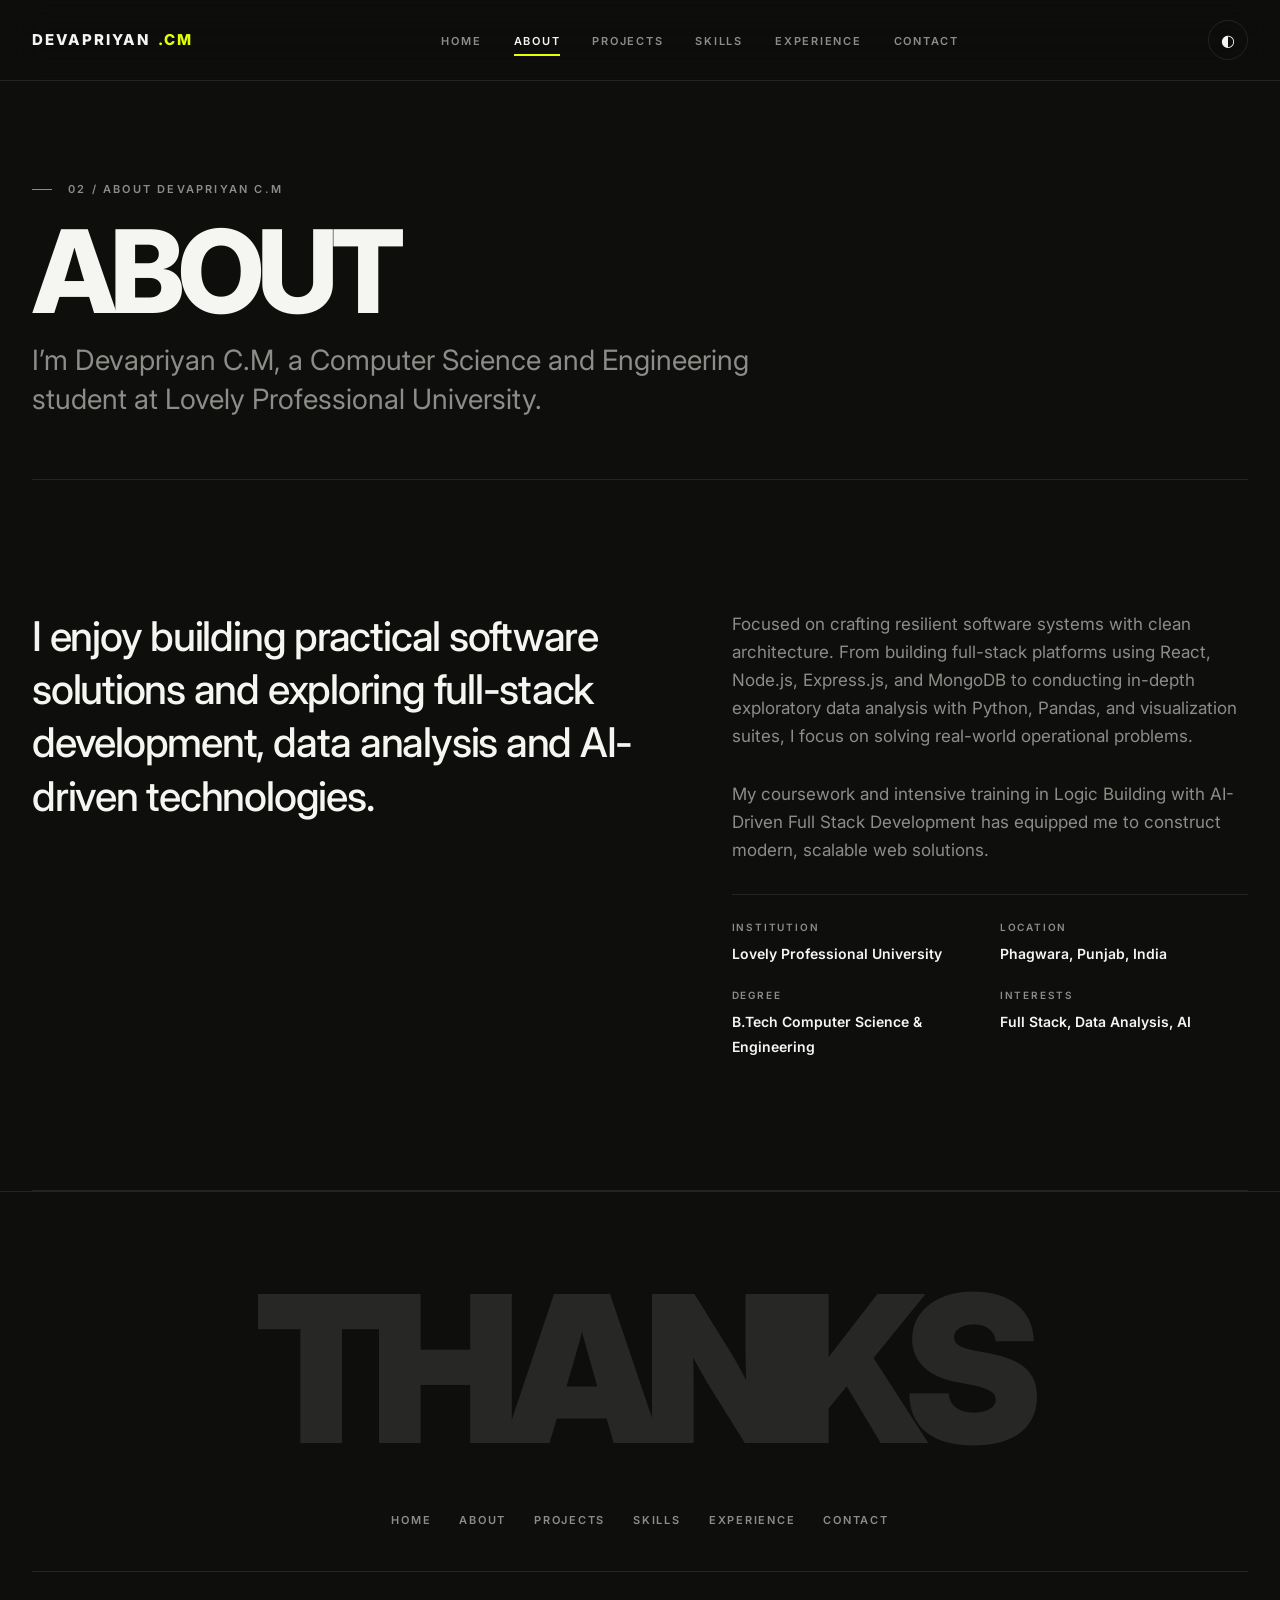
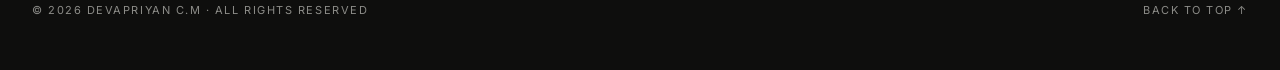
<file: about.html>
<!DOCTYPE html>
<html lang="en" data-theme="dark">
<head>
  <meta charset="UTF-8">
  <meta name="viewport" content="width=device-width, initial-scale=1.0">
  <title>About — Devapriyan C.M</title>
  <meta name="description" content="About Devapriyan C.M — Computer Science and Engineering student at Lovely Professional University.">
  <link rel="preconnect" href="https://fonts.googleapis.com">
  <link rel="preconnect" href="https://fonts.gstatic.com" crossorigin>
  <link href="https://fonts.googleapis.com/css2?family=Inter:wght@400;500;600;700;800;900&display=swap" rel="stylesheet">
  <link rel="stylesheet" href="styles.css">
</head>
<body>

  <header class="site-header">
    <div class="container nav-inner">
      <a class="site-logo" href="index.html">DEVAPRIYAN<span>.CM</span></a>
      <nav>
        <ul class="nav-links">
          <li><a href="index.html">HOME</a></li>
          <li><a href="about.html" class="active">ABOUT</a></li>
          <li><a href="projects.html">PROJECTS</a></li>
          <li><a href="skills.html">SKILLS</a></li>
          <li><a href="experience.html">EXPERIENCE</a></li>
          <li><a href="contact.html">CONTACT</a></li>
        </ul>
      </nav>
      <div class="nav-actions">
        <button class="theme-toggle-btn" data-theme-toggle aria-label="Toggle Dark/Light Mode">◐</button>
        <button class="mobile-menu-btn" data-mobile-menu aria-label="Toggle navigation menu" aria-expanded="false">
          <span></span>
          <span></span>
        </button>
      </div>
    </div>
  </header>

  <!-- Mobile Drawer -->
  <div class="mobile-drawer" data-mobile-drawer>
    <ul class="mobile-nav-links">
      <li><a href="index.html">HOME</a></li>
      <li><a href="about.html" class="active">ABOUT</a></li>
      <li><a href="projects.html">PROJECTS</a></li>
      <li><a href="skills.html">SKILLS</a></li>
      <li><a href="experience.html">EXPERIENCE</a></li>
      <li><a href="contact.html">CONTACT</a></li>
    </ul>
  </div>

  <main>
    <section class="page-hero container reveal">
      <div class="section-kicker">02 / ABOUT DEVAPRIYAN C.M</div>
      <h1 class="section-title">ABOUT</h1>
      <p class="page-hero-sub">
        I’m Devapriyan C.M, a Computer Science and Engineering student at Lovely Professional University.
      </p>
    </section>

    <section class="section container reveal">
      <div class="about-grid">
        <div>
          <p class="about-main-text">
            I enjoy building practical software solutions and exploring full-stack development, data analysis and AI-driven technologies.
          </p>
        </div>
        <div class="about-side">
          <p>
            Focused on crafting resilient software systems with clean architecture. From building full-stack platforms using React, Node.js, Express.js, and MongoDB to conducting in-depth exploratory data analysis with Python, Pandas, and visualization suites, I focus on solving real-world operational problems.
          </p>
          <p>
            My coursework and intensive training in Logic Building with AI-Driven Full Stack Development has equipped me to construct modern, scalable web solutions.
          </p>

          <div class="meta-details">
            <div class="meta-item">
              <span>Institution</span>
              <strong>Lovely Professional University</strong>
            </div>
            <div class="meta-item">
              <span>Location</span>
              <strong>Phagwara, Punjab, India</strong>
            </div>
            <div class="meta-item">
              <span>Degree</span>
              <strong>B.Tech Computer Science &amp; Engineering</strong>
            </div>
            <div class="meta-item">
              <span>Interests</span>
              <strong>Full Stack, Data Analysis, AI</strong>
            </div>
          </div>
        </div>
      </div>
    </section>
  </main>

  <footer class="site-footer">
    <div class="container">
      <div class="footer-thanks">THANKS</div>
      <ul class="footer-nav">
        <li><a href="index.html">HOME</a></li>
        <li><a href="about.html">ABOUT</a></li>
        <li><a href="projects.html">PROJECTS</a></li>
        <li><a href="skills.html">SKILLS</a></li>
        <li><a href="experience.html">EXPERIENCE</a></li>
        <li><a href="contact.html">CONTACT</a></li>
      </ul>
      <div class="footer-bottom">
        <span>© 2026 Devapriyan C.M · All rights reserved</span>
        <span class="back-to-top" id="backToTop">BACK TO TOP ↑</span>
      </div>
    </div>
  </footer>

  <script src="script.js"></script>
</body>
</html>
</file>
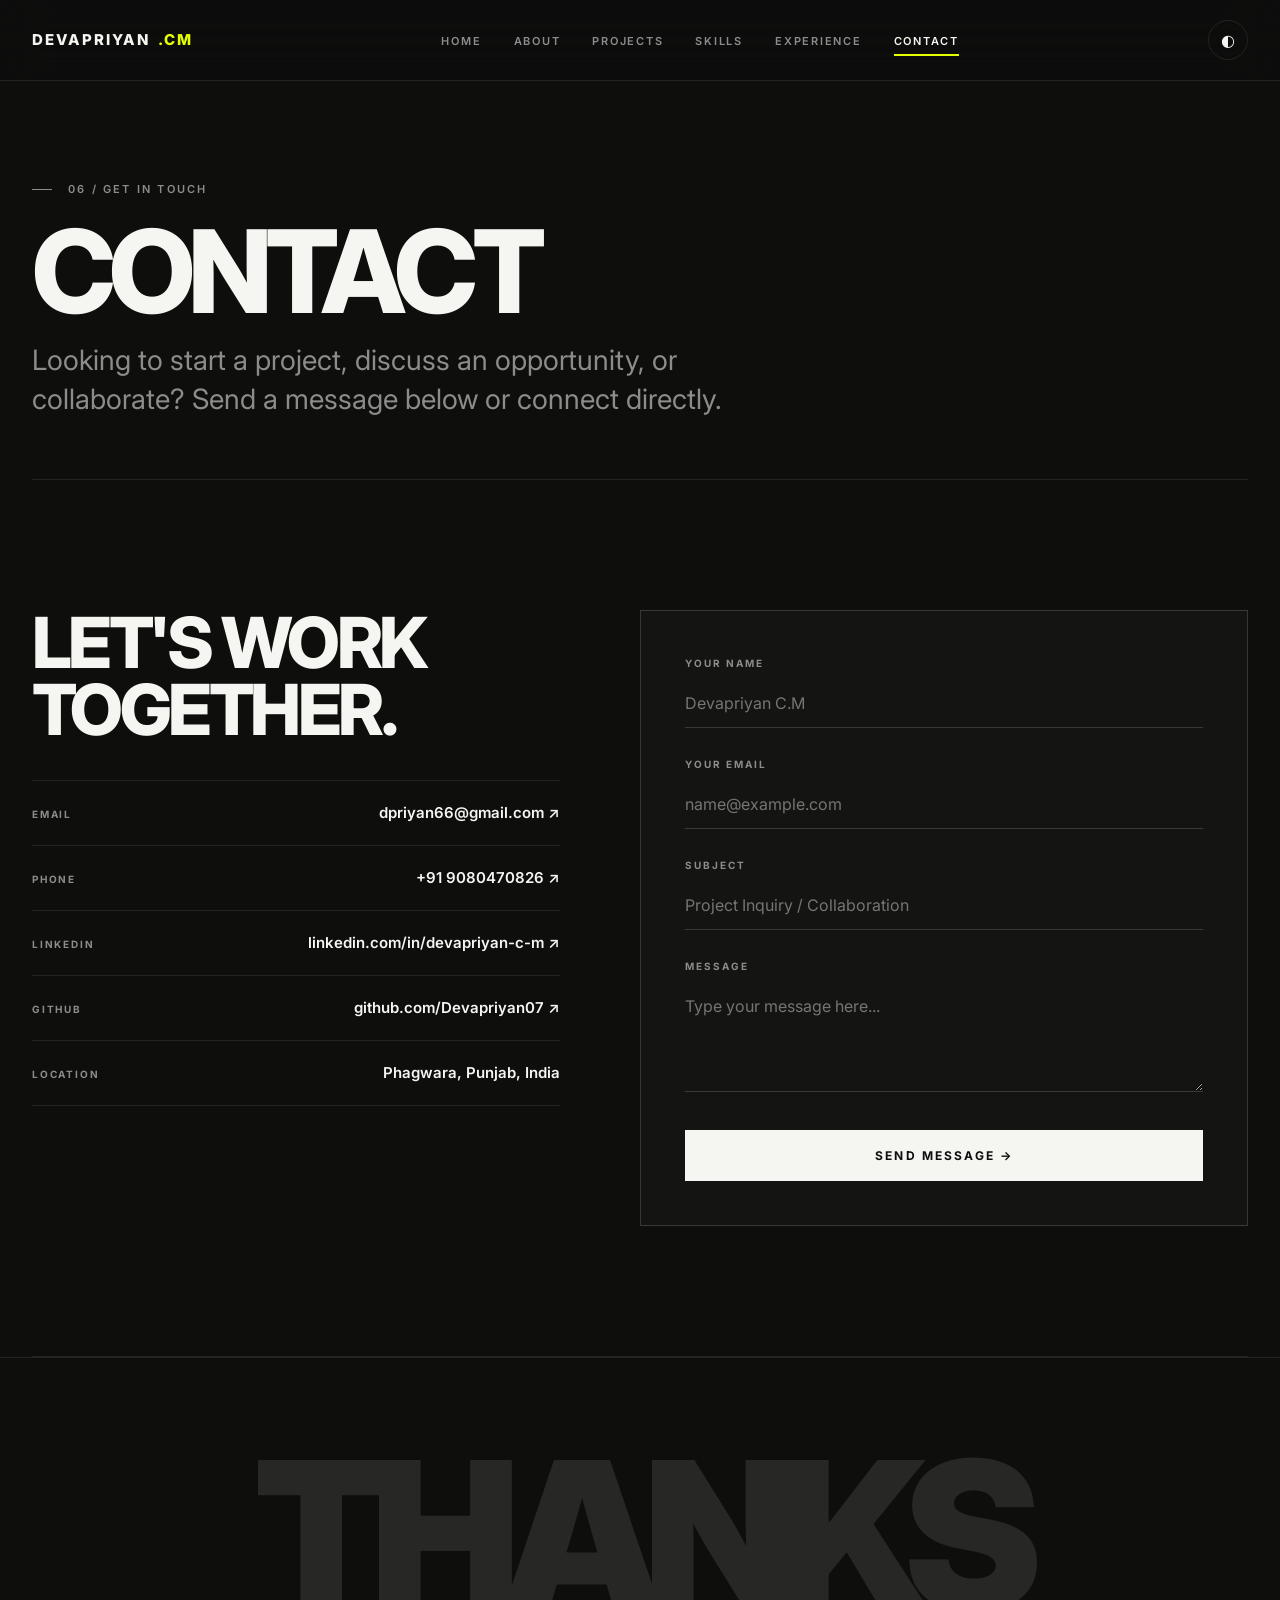
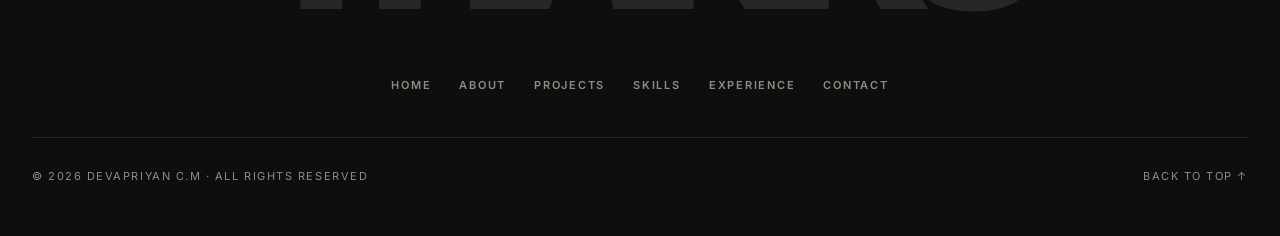
<file: contact.html>
<!DOCTYPE html>
<html lang="en" data-theme="dark">
<head>
  <meta charset="UTF-8">
  <meta name="viewport" content="width=device-width, initial-scale=1.0">
  <title>Contact — Devapriyan C.M</title>
  <meta name="description" content="Get in touch with Devapriyan C.M for software engineering projects, collaboration, or inquiries.">
  <link rel="preconnect" href="https://fonts.googleapis.com">
  <link rel="preconnect" href="https://fonts.gstatic.com" crossorigin>
  <link href="https://fonts.googleapis.com/css2?family=Inter:wght@400;500;600;700;800;900&display=swap" rel="stylesheet">
  <link rel="stylesheet" href="styles.css">
</head>
<body>

  <header class="site-header">
    <div class="container nav-inner">
      <a class="site-logo" href="index.html">DEVAPRIYAN<span>.CM</span></a>
      <nav>
        <ul class="nav-links">
          <li><a href="index.html">HOME</a></li>
          <li><a href="about.html">ABOUT</a></li>
          <li><a href="projects.html">PROJECTS</a></li>
          <li><a href="skills.html">SKILLS</a></li>
          <li><a href="experience.html">EXPERIENCE</a></li>
          <li><a href="contact.html" class="active">CONTACT</a></li>
        </ul>
      </nav>
      <div class="nav-actions">
        <button class="theme-toggle-btn" data-theme-toggle aria-label="Toggle Dark/Light Mode">◐</button>
        <button class="mobile-menu-btn" data-mobile-menu aria-label="Toggle navigation menu" aria-expanded="false">
          <span></span>
          <span></span>
        </button>
      </div>
    </div>
  </header>

  <!-- Mobile Drawer -->
  <div class="mobile-drawer" data-mobile-drawer>
    <ul class="mobile-nav-links">
      <li><a href="index.html">HOME</a></li>
      <li><a href="about.html">ABOUT</a></li>
      <li><a href="projects.html">PROJECTS</a></li>
      <li><a href="skills.html">SKILLS</a></li>
      <li><a href="experience.html">EXPERIENCE</a></li>
      <li><a href="contact.html" class="active">CONTACT</a></li>
    </ul>
  </div>

  <main>
    <section class="page-hero container reveal">
      <div class="section-kicker">06 / GET IN TOUCH</div>
      <h1 class="section-title">CONTACT</h1>
      <p class="page-hero-sub">
        Looking to start a project, discuss an opportunity, or collaborate? Send a message below or connect directly.
      </p>
    </section>

    <section class="section container reveal">
      <div class="contact-grid">
        <!-- Direct Contact Details -->
        <div>
          <div class="contact-hero-statement">
            LET'S WORK TOGETHER.
          </div>
          <div class="contact-info-list">
            <div class="contact-info-item">
              <span class="label">Email</span>
              <a class="val" href="mailto:dpriyan66@gmail.com">dpriyan66@gmail.com ↗</a>
            </div>
            <div class="contact-info-item">
              <span class="label">Phone</span>
              <a class="val" href="tel:+919080470826">+91 9080470826 ↗</a>
            </div>
            <div class="contact-info-item">
              <span class="label">LinkedIn</span>
              <a class="val" href="https://www.linkedin.com/in/devapriyan-c-m/" target="_blank" rel="noopener noreferrer">linkedin.com/in/devapriyan-c-m ↗</a>
            </div>
            <div class="contact-info-item">
              <span class="label">GitHub</span>
              <a class="val" href="https://github.com/Devapriyan07" target="_blank" rel="noopener noreferrer">github.com/Devapriyan07 ↗</a>
            </div>
            <div class="contact-info-item">
              <span class="label">Location</span>
              <span class="val">Phagwara, Punjab, India</span>
            </div>
          </div>
        </div>

        <!-- Contact Form -->
        <div class="contact-form-wrap">
          <form class="contact-form" id="contactForm" novalidate>
            <div class="form-group">
              <label class="form-label" for="name">YOUR NAME</label>
              <input class="form-input" type="text" id="name" name="name" placeholder="Devapriyan C.M" required>
            </div>

            <div class="form-group">
              <label class="form-label" for="email">YOUR EMAIL</label>
              <input class="form-input" type="email" id="email" name="email" placeholder="name@example.com" required>
            </div>

            <div class="form-group">
              <label class="form-label" for="subject">SUBJECT</label>
              <input class="form-input" type="text" id="subject" name="subject" placeholder="Project Inquiry / Collaboration" required>
            </div>

            <div class="form-group">
              <label class="form-label" for="message">MESSAGE</label>
              <textarea class="form-textarea" id="message" name="message" placeholder="Type your message here..." required></textarea>
            </div>

            <button class="form-submit-btn" type="submit">
              SEND MESSAGE →
            </button>

            <!-- Status Notification Area -->
            <div class="form-status" id="formStatus" role="alert"></div>
          </form>
        </div>
      </div>
    </section>
  </main>

  <footer class="site-footer">
    <div class="container">
      <div class="footer-thanks">THANKS</div>
      <ul class="footer-nav">
        <li><a href="index.html">HOME</a></li>
        <li><a href="about.html">ABOUT</a></li>
        <li><a href="projects.html">PROJECTS</a></li>
        <li><a href="skills.html">SKILLS</a></li>
        <li><a href="experience.html">EXPERIENCE</a></li>
        <li><a href="contact.html">CONTACT</a></li>
      </ul>
      <div class="footer-bottom">
        <span>© 2026 Devapriyan C.M · All rights reserved</span>
        <span class="back-to-top" id="backToTop">BACK TO TOP ↑</span>
      </div>
    </div>
  </footer>

  <script src="script.js"></script>
</body>
</html>
</file>
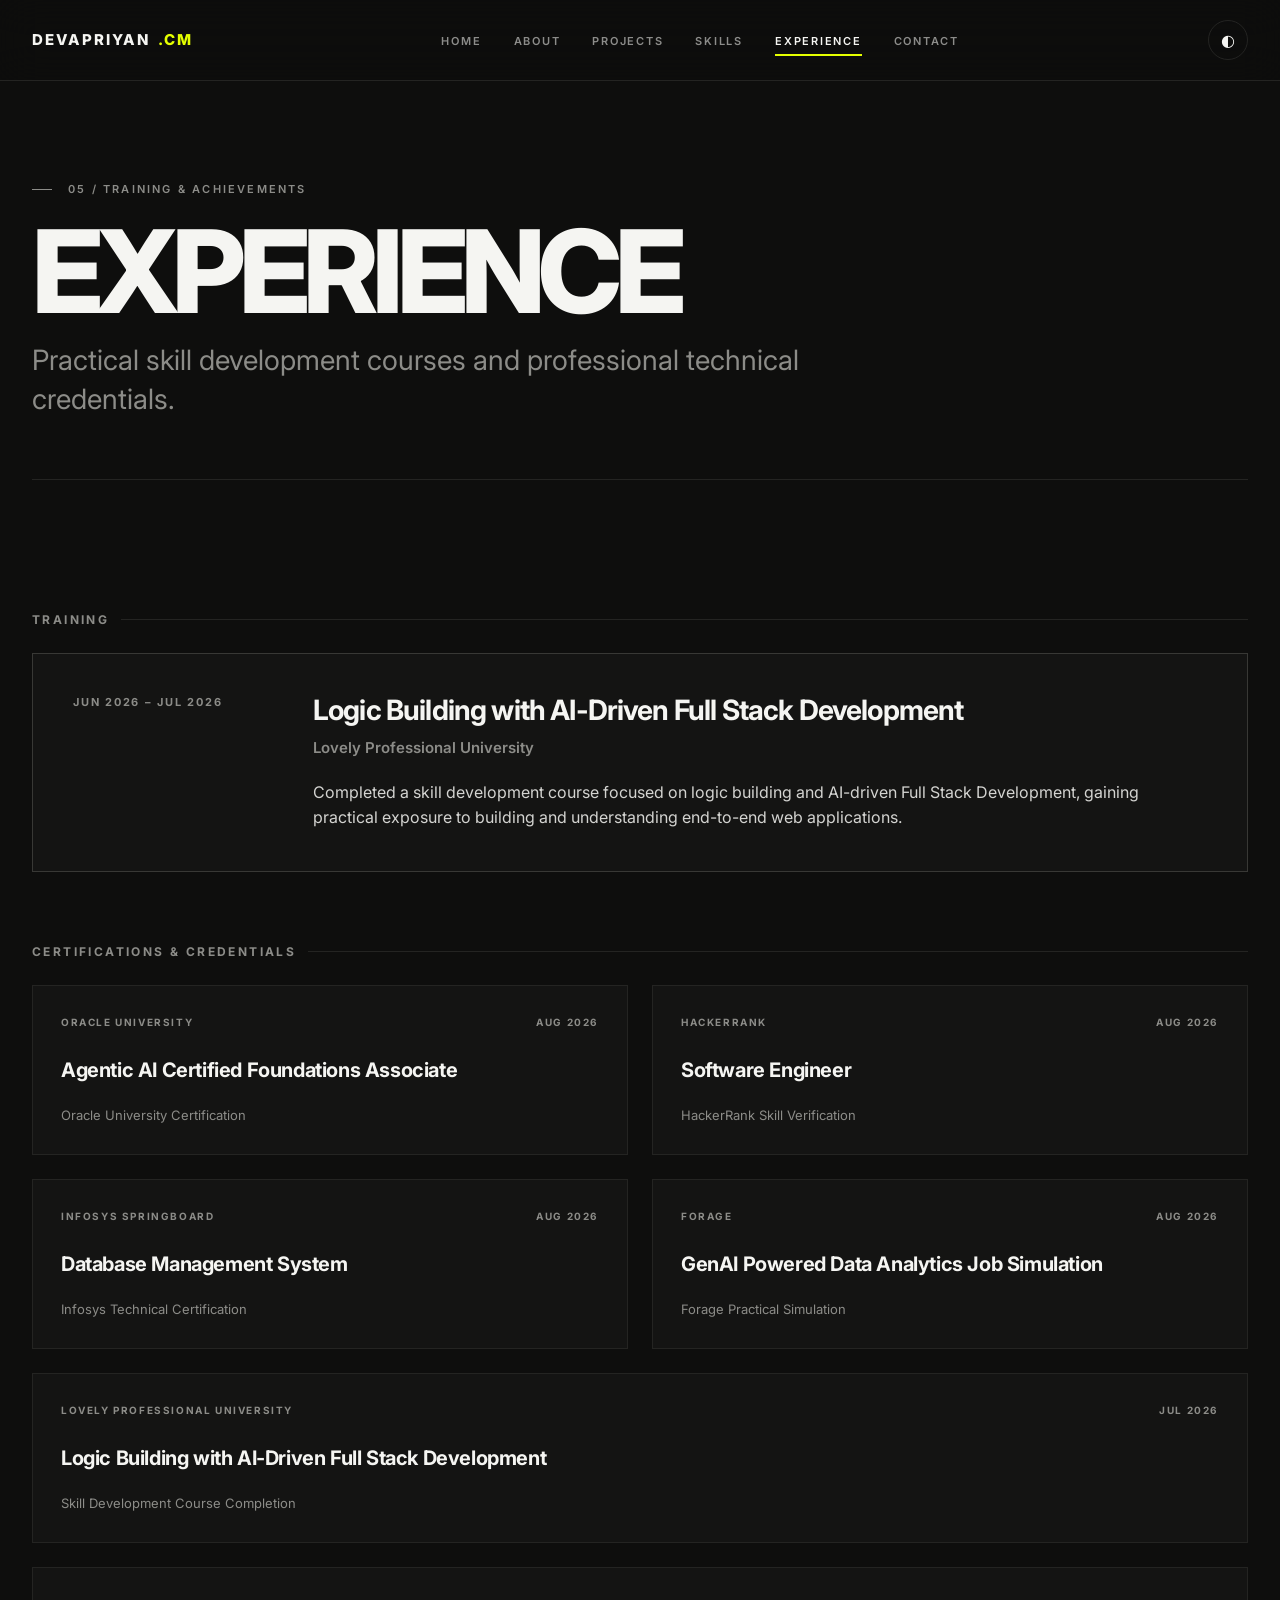
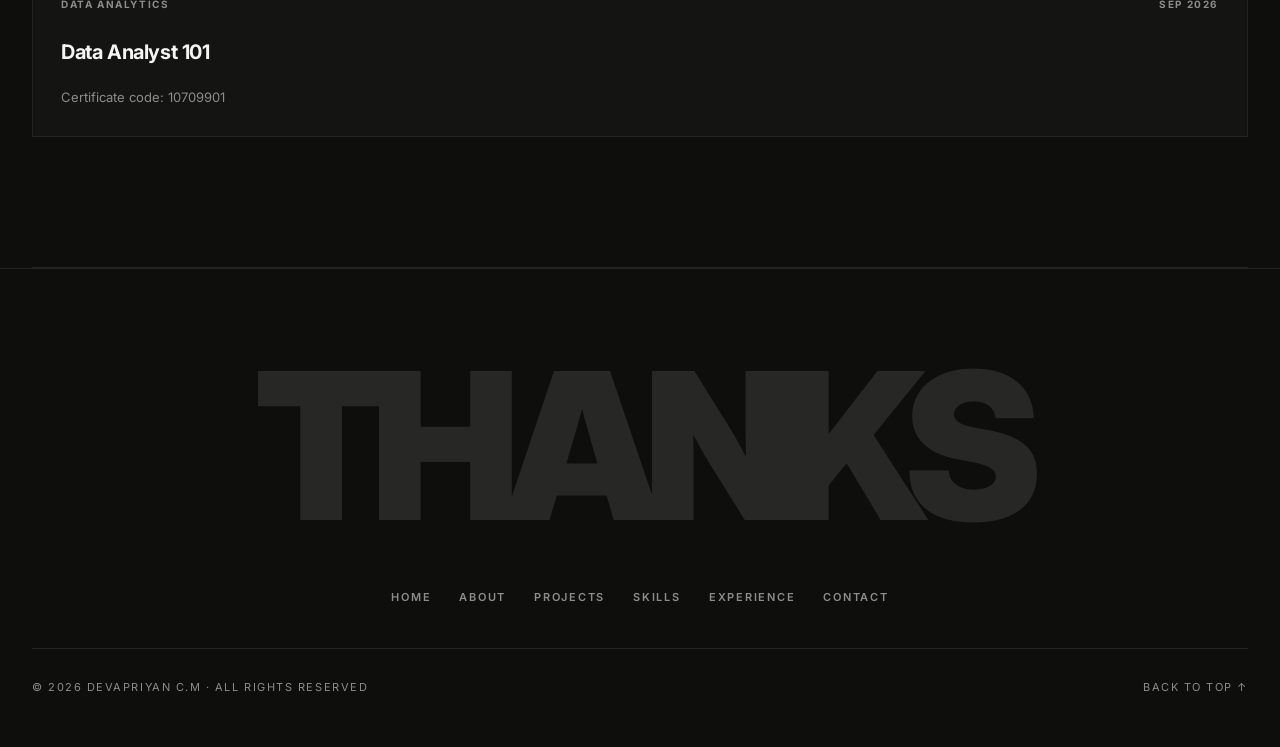
<file: experience.html>
<!DOCTYPE html>
<html lang="en" data-theme="dark">
<head>
  <meta charset="UTF-8">
  <meta name="viewport" content="width=device-width, initial-scale=1.0">
  <title>Experience &amp; Training — Devapriyan C.M</title>
  <meta name="description" content="Training and Certifications of Devapriyan C.M — Logic Building, AI-Driven Full Stack Development, Oracle, HackerRank, Infosys, and Forage.">
  <link rel="preconnect" href="https://fonts.googleapis.com">
  <link rel="preconnect" href="https://fonts.gstatic.com" crossorigin>
  <link href="https://fonts.googleapis.com/css2?family=Inter:wght@400;500;600;700;800;900&display=swap" rel="stylesheet">
  <link rel="stylesheet" href="styles.css">
</head>
<body>

  <header class="site-header">
    <div class="container nav-inner">
      <a class="site-logo" href="index.html">DEVAPRIYAN<span>.CM</span></a>
      <nav>
        <ul class="nav-links">
          <li><a href="index.html">HOME</a></li>
          <li><a href="about.html">ABOUT</a></li>
          <li><a href="projects.html">PROJECTS</a></li>
          <li><a href="skills.html">SKILLS</a></li>
          <li><a href="experience.html" class="active">EXPERIENCE</a></li>
          <li><a href="contact.html">CONTACT</a></li>
        </ul>
      </nav>
      <div class="nav-actions">
        <button class="theme-toggle-btn" data-theme-toggle aria-label="Toggle Dark/Light Mode">◐</button>
        <button class="mobile-menu-btn" data-mobile-menu aria-label="Toggle navigation menu" aria-expanded="false">
          <span></span>
          <span></span>
        </button>
      </div>
    </div>
  </header>

  <!-- Mobile Drawer -->
  <div class="mobile-drawer" data-mobile-drawer>
    <ul class="mobile-nav-links">
      <li><a href="index.html">HOME</a></li>
      <li><a href="about.html">ABOUT</a></li>
      <li><a href="projects.html">PROJECTS</a></li>
      <li><a href="skills.html">SKILLS</a></li>
      <li><a href="experience.html" class="active">EXPERIENCE</a></li>
      <li><a href="contact.html">CONTACT</a></li>
    </ul>
  </div>

  <main>
    <section class="page-hero container reveal">
      <div class="section-kicker">05 / TRAINING &amp; ACHIEVEMENTS</div>
      <h1 class="section-title">EXPERIENCE</h1>
      <p class="page-hero-sub">
        Practical skill development courses and professional technical credentials.
      </p>
    </section>

    <section class="section container reveal">
      <div class="experience-wrap">
        <!-- Training Block -->
        <div>
          <div class="experience-block-title">TRAINING</div>
          <div class="training-card reveal">
            <div class="training-period">
              JUN 2026 – JUL 2026
            </div>
            <div class="training-content">
              <h3>Logic Building with AI-Driven Full Stack Development</h3>
              <div class="training-institution">Lovely Professional University</div>
              <p class="training-desc">
                Completed a skill development course focused on logic building and AI-driven Full Stack Development, gaining practical exposure to building and understanding end-to-end web applications.
              </p>
            </div>
          </div>
        </div>

        <!-- Certifications Timeline -->
        <div>
          <div class="experience-block-title">CERTIFICATIONS &amp; CREDENTIALS</div>
          <div class="cert-list">
            <div class="cert-card reveal">
              <div class="cert-meta">
                <span>Oracle University</span>
                <span>AUG 2026</span>
              </div>
              <h4>Agentic AI Certified Foundations Associate</h4>
              <div class="cert-issuer">Oracle University Certification</div>
            </div>

            <div class="cert-card reveal">
              <div class="cert-meta">
                <span>HackerRank</span>
                <span>AUG 2026</span>
              </div>
              <h4>Software Engineer</h4>
              <div class="cert-issuer">HackerRank Skill Verification</div>
            </div>

            <div class="cert-card reveal">
              <div class="cert-meta">
                <span>Infosys Springboard</span>
                <span>AUG 2026</span>
              </div>
              <h4>Database Management System</h4>
              <div class="cert-issuer">Infosys Technical Certification</div>
            </div>

            <div class="cert-card reveal">
              <div class="cert-meta">
                <span>Forage</span>
                <span>AUG 2026</span>
              </div>
              <h4>GenAI Powered Data Analytics Job Simulation</h4>
              <div class="cert-issuer">Forage Practical Simulation</div>
            </div>

            <div class="cert-card reveal" style="grid-column: 1 / -1;">
              <div class="cert-meta">
                <span>Lovely Professional University</span>
                <span>JUL 2026</span>
              </div>
              <h4>Logic Building with AI-Driven Full Stack Development</h4>
              <div class="cert-issuer">Skill Development Course Completion</div>
            </div>

            <div class="cert-card reveal" style="grid-column: 1 / -1;">
              <div class="cert-meta">
                <span>Data Analytics</span>
                <span>SEP 2026</span>
              </div>
              <h4>Data Analyst 101</h4>
              <div class="cert-issuer">Certificate code: 10709901</div>
            </div>
          </div>
        </div>
      </div>
    </section>
  </main>

  <footer class="site-footer">
    <div class="container">
      <div class="footer-thanks">THANKS</div>
      <ul class="footer-nav">
        <li><a href="index.html">HOME</a></li>
        <li><a href="about.html">ABOUT</a></li>
        <li><a href="projects.html">PROJECTS</a></li>
        <li><a href="skills.html">SKILLS</a></li>
        <li><a href="experience.html">EXPERIENCE</a></li>
        <li><a href="contact.html">CONTACT</a></li>
      </ul>
      <div class="footer-bottom">
        <span>© 2026 Devapriyan C.M · All rights reserved</span>
        <span class="back-to-top" id="backToTop">BACK TO TOP ↑</span>
      </div>
    </div>
  </footer>

  <script src="script.js"></script>
</body>
</html>
</file>
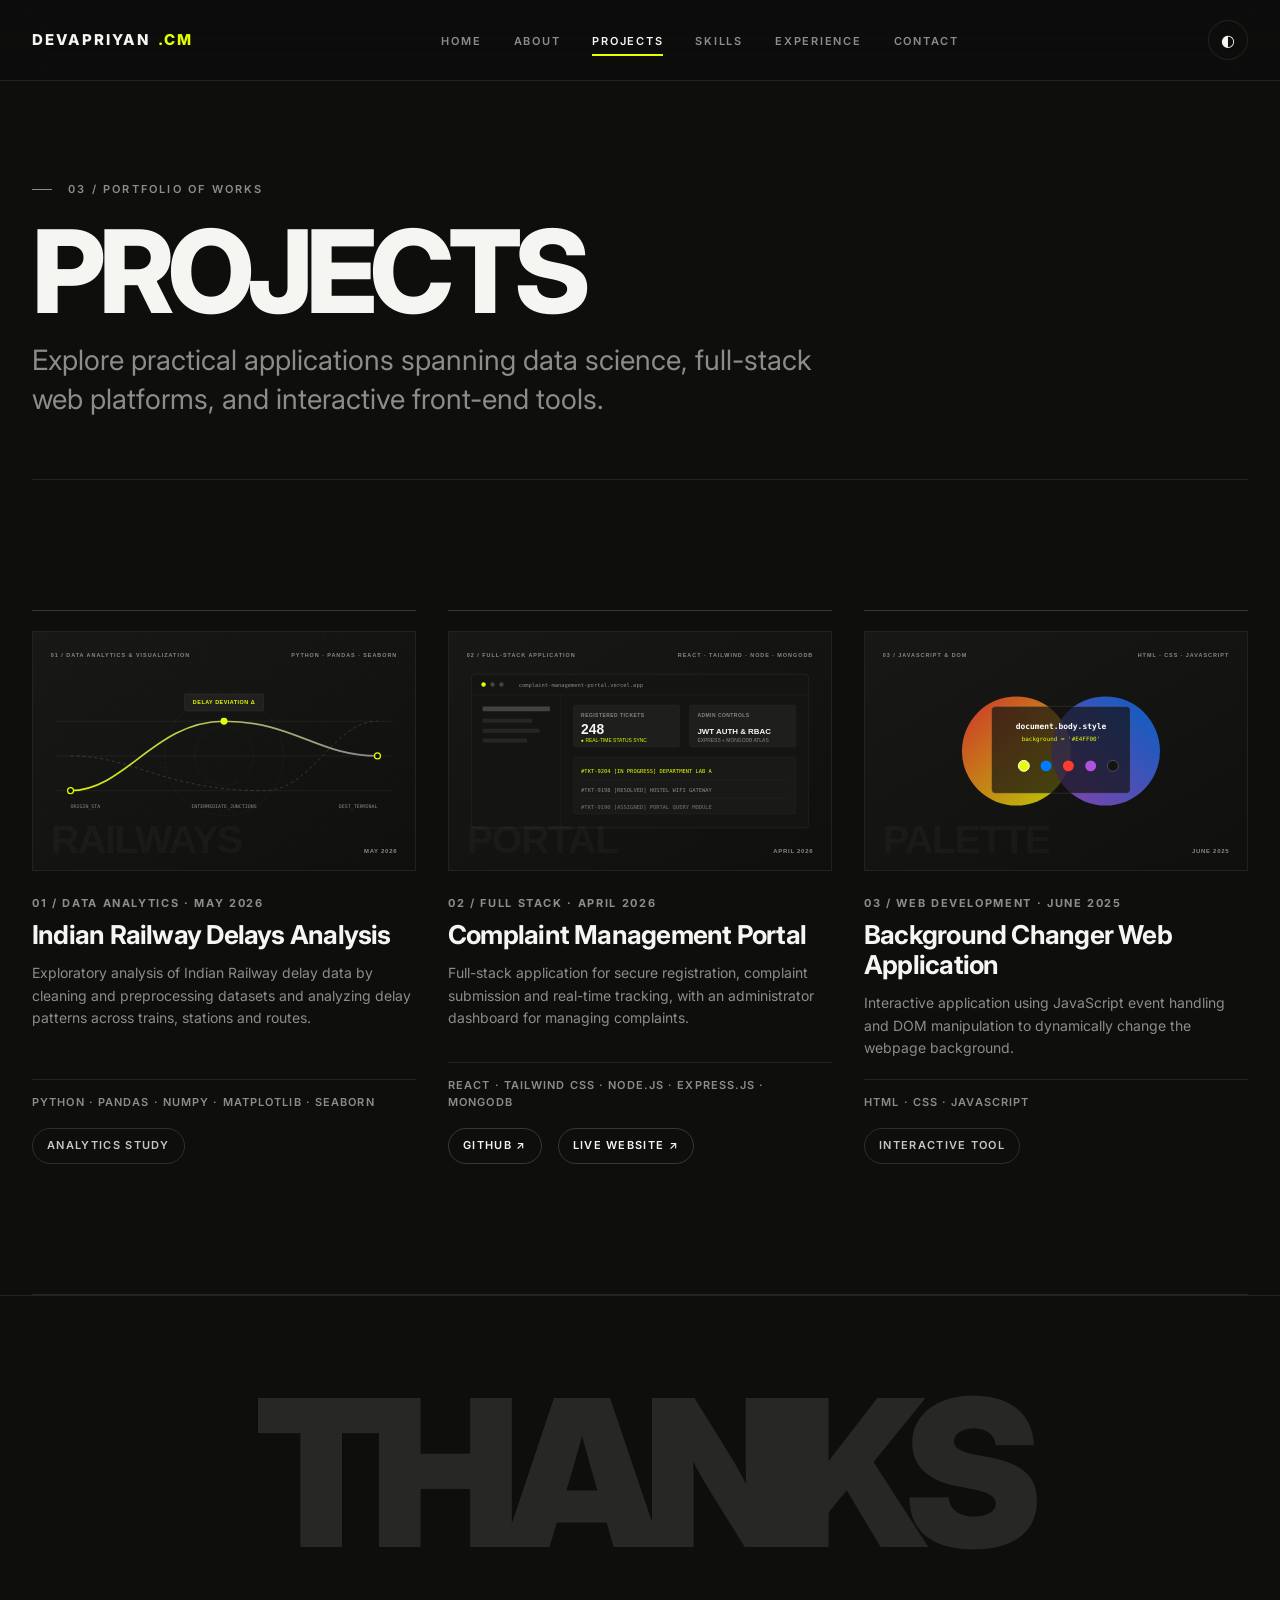
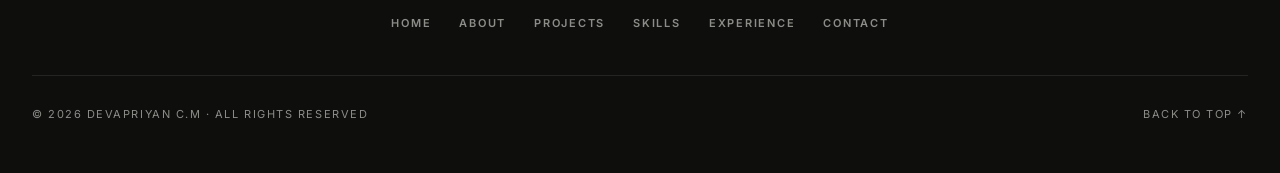
<file: projects.html>
<!DOCTYPE html>
<html lang="en" data-theme="dark">
<head>
  <meta charset="UTF-8">
  <meta name="viewport" content="width=device-width, initial-scale=1.0">
  <title>Projects — Devapriyan C.M</title>
  <meta name="description" content="Projects by Devapriyan C.M — Indian Railway Delays Analysis, Complaint Management Portal, and Background Changer Web Application.">
  <link rel="preconnect" href="https://fonts.googleapis.com">
  <link rel="preconnect" href="https://fonts.gstatic.com" crossorigin>
  <link href="https://fonts.googleapis.com/css2?family=Inter:wght@400;500;600;700;800;900&display=swap" rel="stylesheet">
  <link rel="stylesheet" href="styles.css">
</head>
<body>

  <header class="site-header">
    <div class="container nav-inner">
      <a class="site-logo" href="index.html">DEVAPRIYAN<span>.CM</span></a>
      <nav>
        <ul class="nav-links">
          <li><a href="index.html">HOME</a></li>
          <li><a href="about.html">ABOUT</a></li>
          <li><a href="projects.html" class="active">PROJECTS</a></li>
          <li><a href="skills.html">SKILLS</a></li>
          <li><a href="experience.html">EXPERIENCE</a></li>
          <li><a href="contact.html">CONTACT</a></li>
        </ul>
      </nav>
      <div class="nav-actions">
        <button class="theme-toggle-btn" data-theme-toggle aria-label="Toggle Dark/Light Mode">◐</button>
        <button class="mobile-menu-btn" data-mobile-menu aria-label="Toggle navigation menu" aria-expanded="false">
          <span></span>
          <span></span>
        </button>
      </div>
    </div>
  </header>

  <!-- Mobile Drawer -->
  <div class="mobile-drawer" data-mobile-drawer>
    <ul class="mobile-nav-links">
      <li><a href="index.html">HOME</a></li>
      <li><a href="about.html">ABOUT</a></li>
      <li><a href="projects.html" class="active">PROJECTS</a></li>
      <li><a href="skills.html">SKILLS</a></li>
      <li><a href="experience.html">EXPERIENCE</a></li>
      <li><a href="contact.html">CONTACT</a></li>
    </ul>
  </div>

  <main>
    <section class="page-hero container reveal">
      <div class="section-kicker">03 / PORTFOLIO OF WORKS</div>
      <h1 class="section-title">PROJECTS</h1>
      <p class="page-hero-sub">
        Explore practical applications spanning data science, full-stack web platforms, and interactive front-end tools.
      </p>
    </section>

    <section class="section container reveal">
      <div class="projects-grid">
        <!-- Project 1 -->
        <article class="project-card reveal">
          <div class="project-visual">
            <img src="assets/railway.svg" alt="Indian Railway Delays Analysis Thumbnail" loading="lazy">
          </div>
          <div class="project-num">01 / DATA ANALYTICS · MAY 2026</div>
          <h3>Indian Railway Delays Analysis</h3>
          <p>
            Exploratory analysis of Indian Railway delay data by cleaning and preprocessing datasets and analyzing delay patterns across trains, stations and routes.
          </p>
          <div class="project-tech">
            Python · Pandas · NumPy · Matplotlib · Seaborn
          </div>
          <div class="project-links">
            <span class="project-link-btn" style="opacity:0.8; cursor:default;">Analytics Study</span>
          </div>
        </article>

        <!-- Project 2 -->
        <article class="project-card reveal">
          <div class="project-visual">
            <img src="assets/portal.svg" alt="Complaint Management Portal Thumbnail" loading="lazy">
          </div>
          <div class="project-num">02 / FULL STACK · APRIL 2026</div>
          <h3>Complaint Management Portal</h3>
          <p>
            Full-stack application for secure registration, complaint submission and real-time tracking, with an administrator dashboard for managing complaints.
          </p>
          <div class="project-tech">
            React · Tailwind CSS · Node.js · Express.js · MongoDB
          </div>
          <div class="project-links">
            <a class="project-link-btn" href="https://github.com/PANJA-ABHISHEK/Complaint-Management-Portal" target="_blank" rel="noopener noreferrer">
              GitHub ↗
            </a>
            <a class="project-link-btn" href="https://complaint-management-portal-mauve.vercel.app/" target="_blank" rel="noopener noreferrer">
              Live Website ↗
            </a>
          </div>
        </article>

        <!-- Project 3 -->
        <article class="project-card reveal">
          <div class="project-visual">
            <img src="assets/bgchanger.svg" alt="Background Changer Web Application Thumbnail" loading="lazy">
          </div>
          <div class="project-num">03 / WEB DEVELOPMENT · JUNE 2025</div>
          <h3>Background Changer Web Application</h3>
          <p>
            Interactive application using JavaScript event handling and DOM manipulation to dynamically change the webpage background.
          </p>
          <div class="project-tech">
            HTML · CSS · JavaScript
          </div>
          <div class="project-links">
            <span class="project-link-btn" style="opacity:0.8; cursor:default;">Interactive Tool</span>
          </div>
        </article>
      </div>
    </section>
  </main>

  <footer class="site-footer">
    <div class="container">
      <div class="footer-thanks">THANKS</div>
      <ul class="footer-nav">
        <li><a href="index.html">HOME</a></li>
        <li><a href="about.html">ABOUT</a></li>
        <li><a href="projects.html">PROJECTS</a></li>
        <li><a href="skills.html">SKILLS</a></li>
        <li><a href="experience.html">EXPERIENCE</a></li>
        <li><a href="contact.html">CONTACT</a></li>
      </ul>
      <div class="footer-bottom">
        <span>© 2026 Devapriyan C.M · All rights reserved</span>
        <span class="back-to-top" id="backToTop">BACK TO TOP ↑</span>
      </div>
    </div>
  </footer>

  <script src="script.js"></script>
</body>
</html>
</file>
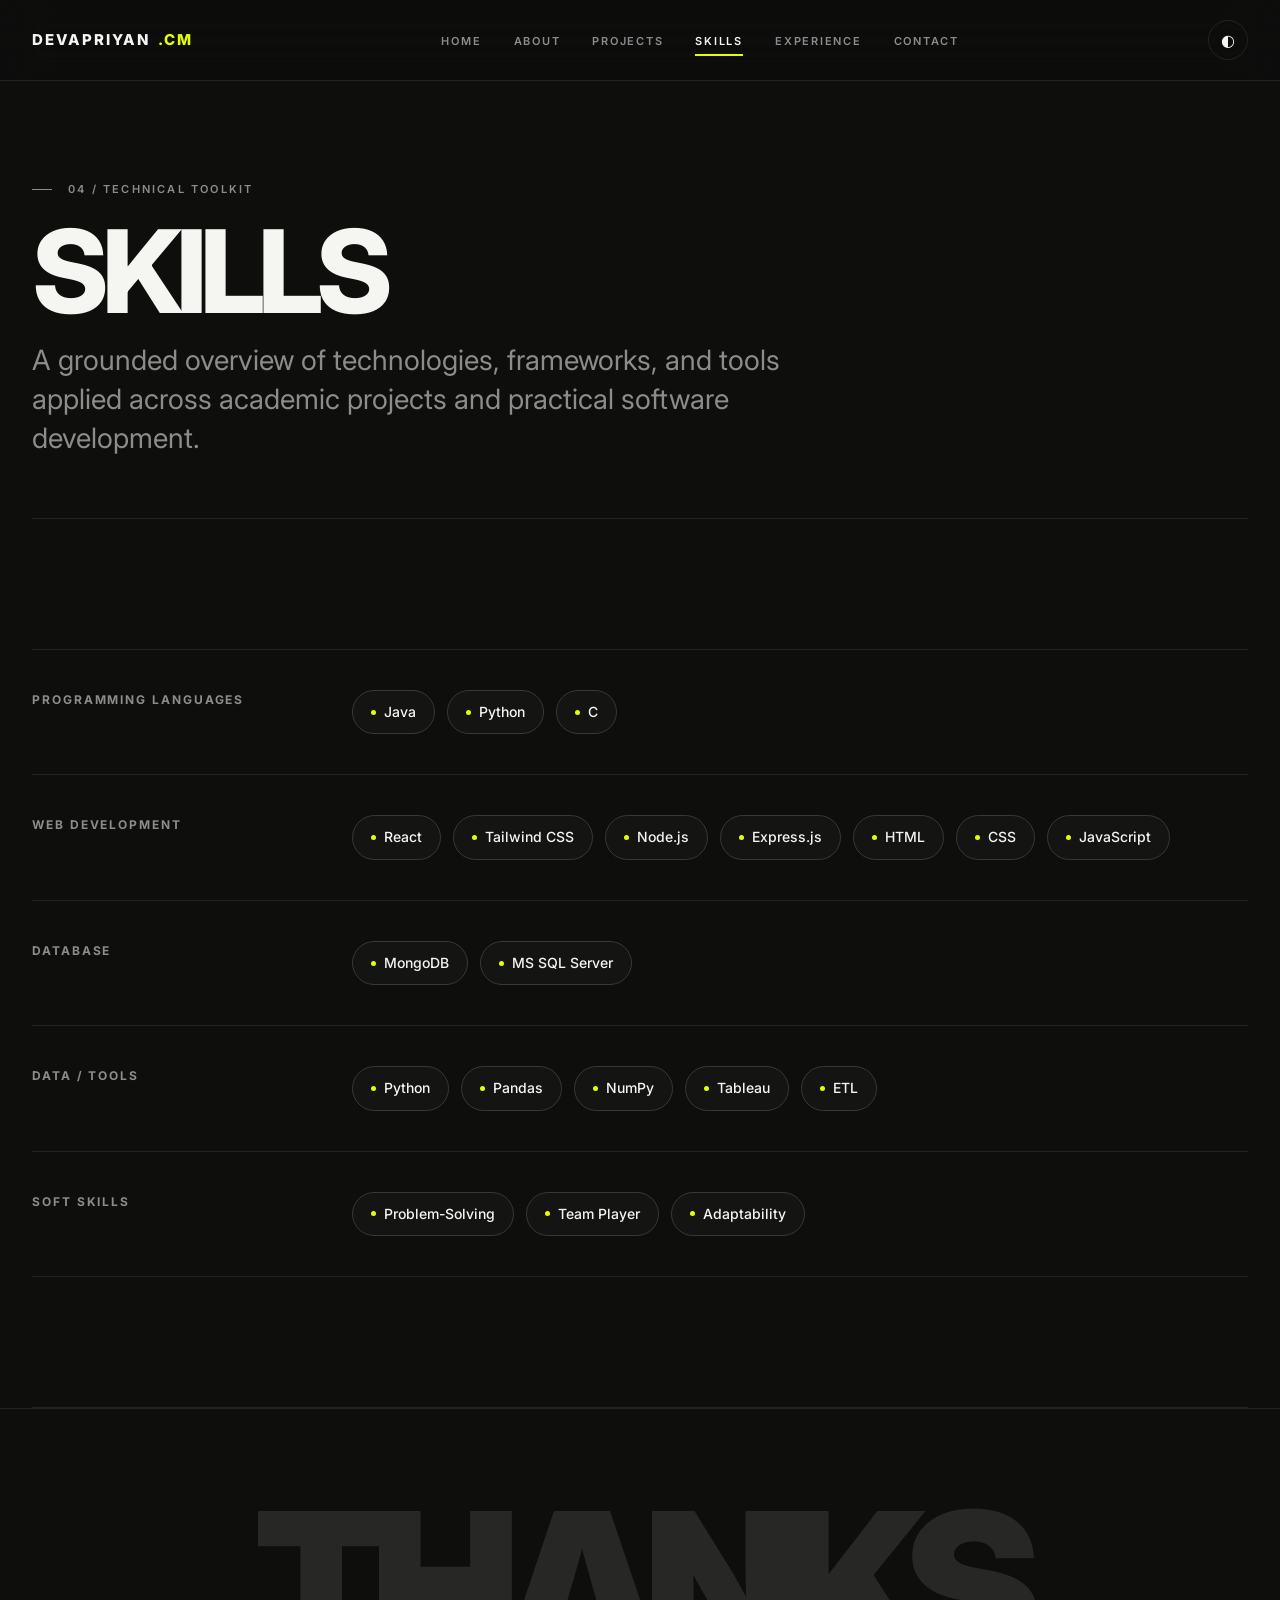
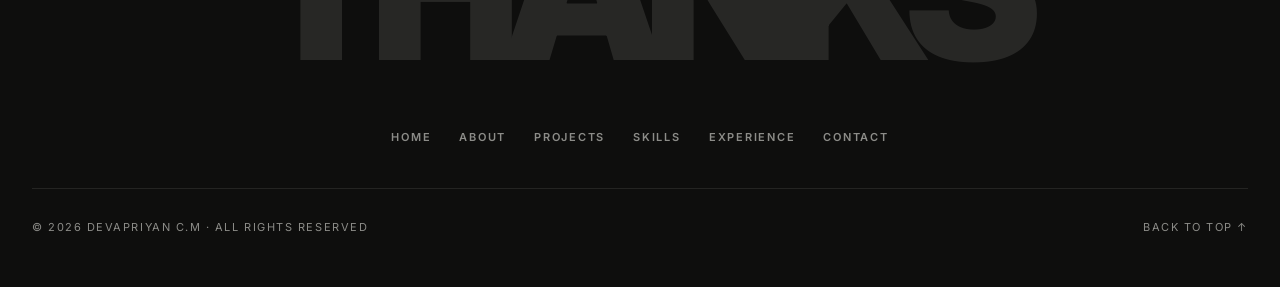
<file: skills.html>
<!DOCTYPE html>
<html lang="en" data-theme="dark">
<head>
  <meta charset="UTF-8">
  <meta name="viewport" content="width=device-width, initial-scale=1.0">
  <title>Skills — Devapriyan C.M</title>
  <meta name="description" content="Technical & Soft Skills of Devapriyan C.M across Programming Languages, Web Development, Databases, and Data Tools.">
  <link rel="preconnect" href="https://fonts.googleapis.com">
  <link rel="preconnect" href="https://fonts.gstatic.com" crossorigin>
  <link href="https://fonts.googleapis.com/css2?family=Inter:wght@400;500;600;700;800;900&display=swap" rel="stylesheet">
  <link rel="stylesheet" href="styles.css">
</head>
<body>

  <header class="site-header">
    <div class="container nav-inner">
      <a class="site-logo" href="index.html">DEVAPRIYAN<span>.CM</span></a>
      <nav>
        <ul class="nav-links">
          <li><a href="index.html">HOME</a></li>
          <li><a href="about.html">ABOUT</a></li>
          <li><a href="projects.html">PROJECTS</a></li>
          <li><a href="skills.html" class="active">SKILLS</a></li>
          <li><a href="experience.html">EXPERIENCE</a></li>
          <li><a href="contact.html">CONTACT</a></li>
        </ul>
      </nav>
      <div class="nav-actions">
        <button class="theme-toggle-btn" data-theme-toggle aria-label="Toggle Dark/Light Mode">◐</button>
        <button class="mobile-menu-btn" data-mobile-menu aria-label="Toggle navigation menu" aria-expanded="false">
          <span></span>
          <span></span>
        </button>
      </div>
    </div>
  </header>

  <!-- Mobile Drawer -->
  <div class="mobile-drawer" data-mobile-drawer>
    <ul class="mobile-nav-links">
      <li><a href="index.html">HOME</a></li>
      <li><a href="about.html">ABOUT</a></li>
      <li><a href="projects.html">PROJECTS</a></li>
      <li><a href="skills.html" class="active">SKILLS</a></li>
      <li><a href="experience.html">EXPERIENCE</a></li>
      <li><a href="contact.html">CONTACT</a></li>
    </ul>
  </div>

  <main>
    <section class="page-hero container reveal">
      <div class="section-kicker">04 / TECHNICAL TOOLKIT</div>
      <h1 class="section-title">SKILLS</h1>
      <p class="page-hero-sub">
        A grounded overview of technologies, frameworks, and tools applied across academic projects and practical software development.
      </p>
    </section>

    <section class="section container reveal">
      <div class="skills-container">
        <!-- Programming Languages -->
        <div class="skill-category-row reveal">
          <div class="skill-category-title">Programming Languages</div>
          <div class="skill-items-list">
            <div class="skill-pill">Java</div>
            <div class="skill-pill">Python</div>
            <div class="skill-pill">C</div>
          </div>
        </div>

        <!-- Web Development -->
        <div class="skill-category-row reveal">
          <div class="skill-category-title">Web Development</div>
          <div class="skill-items-list">
            <div class="skill-pill">React</div>
            <div class="skill-pill">Tailwind CSS</div>
            <div class="skill-pill">Node.js</div>
            <div class="skill-pill">Express.js</div>
            <div class="skill-pill">HTML</div>
            <div class="skill-pill">CSS</div>
            <div class="skill-pill">JavaScript</div>
          </div>
        </div>

        <!-- Database -->
        <div class="skill-category-row reveal">
          <div class="skill-category-title">Database</div>
          <div class="skill-items-list">
            <div class="skill-pill">MongoDB</div>
            <div class="skill-pill">MS SQL Server</div>
          </div>
        </div>

        <!-- Data / Tools -->
        <div class="skill-category-row reveal">
          <div class="skill-category-title">Data / Tools</div>
          <div class="skill-items-list">
            <div class="skill-pill">Python</div>
            <div class="skill-pill">Pandas</div>
            <div class="skill-pill">NumPy</div>
            <div class="skill-pill">Tableau</div>
            <div class="skill-pill">ETL</div>
          </div>
        </div>

        <!-- Soft Skills -->
        <div class="skill-category-row reveal">
          <div class="skill-category-title">Soft Skills</div>
          <div class="skill-items-list">
            <div class="skill-pill">Problem-Solving</div>
            <div class="skill-pill">Team Player</div>
            <div class="skill-pill">Adaptability</div>
          </div>
        </div>
      </div>
    </section>
  </main>

  <footer class="site-footer">
    <div class="container">
      <div class="footer-thanks">THANKS</div>
      <ul class="footer-nav">
        <li><a href="index.html">HOME</a></li>
        <li><a href="about.html">ABOUT</a></li>
        <li><a href="projects.html">PROJECTS</a></li>
        <li><a href="skills.html">SKILLS</a></li>
        <li><a href="experience.html">EXPERIENCE</a></li>
        <li><a href="contact.html">CONTACT</a></li>
      </ul>
      <div class="footer-bottom">
        <span>© 2026 Devapriyan C.M · All rights reserved</span>
        <span class="back-to-top" id="backToTop">BACK TO TOP ↑</span>
      </div>
    </div>
  </footer>

  <script src="script.js"></script>
</body>
</html>
</file>
<file: styles.css>
/* ==========================================================================
   DEVAPRIYAN C.M — PORTFOLIO DESIGN SYSTEM
   Inspired by the Villo reference design:
   - High-contrast editorial typography
   - Generous whitespace & minimal thin borders
   - Dark/Light theme toggle
   - Clean, elegant layout without excessive rounded cards or fake statistics
   ========================================================================== */

:root {
  --bg: #0e0e0d;
  --bg-subtle: #151514;
  --fg: #f5f5f2;
  --muted: #8c8c88;
  --line: #242422;
  --line-strong: #383835;
  --accent: #e4ff00; /* Villo electric chartreuse */
  --accent-fg: #0e0e0d;
  --card-bg: #141413;
  --card-border: #222220;
  --max-w: 1320px;
  --font-display: 'Inter', -apple-system, BlinkMacSystemFont, 'Segoe UI', Roboto, sans-serif;
  --font-body: 'Inter', -apple-system, BlinkMacSystemFont, 'Segoe UI', Roboto, sans-serif;
  --transition: 0.3s cubic-bezier(0.16, 1, 0.3, 1);
}

[data-theme="light"] {
  --bg: #f6f6f2;
  --bg-subtle: #eaeae4;
  --fg: #141412;
  --muted: #70706b;
  --line: #d8d8d2;
  --line-strong: #bebeb6;
  --accent: #141412;
  --accent-fg: #f6f6f2;
  --card-bg: #ffffff;
  --card-border: #e2e2dc;
}

* {
  box-sizing: border-box;
  margin: 0;
  padding: 0;
}

html {
  scroll-behavior: smooth;
  scroll-padding-top: 90px;
}

body {
  background-color: var(--bg);
  color: var(--fg);
  font-family: var(--font-body);
  -webkit-font-smoothing: antialiased;
  -moz-osx-font-smoothing: grayscale;
  line-height: 1.6;
  transition: background-color var(--transition), color var(--transition);
  overflow-x: hidden;
}

a {
  color: inherit;
  text-decoration: none;
  transition: color var(--transition), opacity var(--transition);
}

button, input, textarea {
  font-family: inherit;
}

/* Container */
.container {
  width: min(calc(100% - 64px), var(--max-w));
  margin: 0 auto;
}

/* ==========================================================================
   NAVIGATION
   ========================================================================== */
.site-header {
  position: sticky;
  top: 0;
  z-index: 100;
  background: color-mix(in srgb, var(--bg) 85%, transparent);
  backdrop-filter: blur(20px);
  -webkit-backdrop-filter: blur(20px);
  border-bottom: 1px solid var(--line);
  transition: background-color var(--transition), border-color var(--transition);
}

.nav-inner {
  height: 80px;
  display: flex;
  align-items: center;
  justify-content: space-between;
  gap: 32px;
}

.site-logo {
  font-size: 15px;
  font-weight: 800;
  letter-spacing: 0.12em;
  text-transform: uppercase;
  color: var(--fg);
  display: inline-flex;
  align-items: center;
  gap: 8px;
}

.site-logo span {
  color: var(--accent);
}

.nav-links {
  display: flex;
  align-items: center;
  gap: 32px;
  list-style: none;
}

.nav-links a {
  font-size: 11px;
  font-weight: 600;
  letter-spacing: 0.16em;
  text-transform: uppercase;
  color: var(--fg);
  opacity: 0.55;
  position: relative;
  padding: 8px 0;
  transition: opacity var(--transition), color var(--transition);
}

.nav-links a:hover,
.nav-links a.active {
  opacity: 1;
}

.nav-links a.active::after {
  content: '';
  position: absolute;
  bottom: 0;
  left: 0;
  width: 100%;
  height: 2px;
  background-color: var(--accent);
}

.nav-actions {
  display: flex;
  align-items: center;
  gap: 14px;
}

.theme-toggle-btn {
  width: 40px;
  height: 40px;
  border-radius: 50%;
  border: 1px solid var(--line);
  background: transparent;
  color: var(--fg);
  cursor: pointer;
  display: flex;
  align-items: center;
  justify-content: center;
  font-size: 16px;
  transition: border-color var(--transition), background-color var(--transition);
}

.theme-toggle-btn:hover {
  border-color: var(--fg);
}

.mobile-menu-btn {
  display: none;
  background: transparent;
  border: 1px solid var(--line);
  color: var(--fg);
  width: 40px;
  height: 40px;
  border-radius: 50%;
  cursor: pointer;
  padding: 0;
  flex-direction: column;
  justify-content: center;
  align-items: center;
  gap: 5px;
}

.mobile-menu-btn span {
  width: 18px;
  height: 1.5px;
  background: var(--fg);
  transition: transform var(--transition), opacity var(--transition);
}

/* Mobile Drawer */
.mobile-drawer {
  position: fixed;
  inset: 80px 0 0 0;
  background: var(--bg);
  padding: 40px 32px;
  display: flex;
  flex-direction: column;
  gap: 24px;
  z-index: 99;
  transform: translateY(-100%);
  opacity: 0;
  pointer-events: none;
  transition: transform 0.4s cubic-bezier(0.16, 1, 0.3, 1), opacity 0.3s ease;
  border-bottom: 1px solid var(--line);
}

.mobile-drawer.open {
  transform: translateY(0);
  opacity: 1;
  pointer-events: auto;
}

.mobile-nav-links {
  list-style: none;
  display: flex;
  flex-direction: column;
  gap: 20px;
}

.mobile-nav-links a {
  font-size: 24px;
  font-weight: 700;
  letter-spacing: -0.02em;
  text-transform: uppercase;
  color: var(--fg);
  opacity: 0.6;
}

.mobile-nav-links a.active,
.mobile-nav-links a:hover {
  opacity: 1;
}

/* ==========================================================================
   SECTIONS COMMON
   ========================================================================== */
.section {
  padding: 130px 0;
  border-bottom: 1px solid var(--line);
  position: relative;
}

.section-kicker {
  font-size: 11px;
  font-weight: 600;
  letter-spacing: 0.2em;
  text-transform: uppercase;
  color: var(--muted);
  margin-bottom: 24px;
  display: flex;
  align-items: center;
  gap: 16px;
}

.section-kicker::before {
  content: '';
  width: 20px;
  height: 1px;
  background-color: var(--muted);
}

.section-title {
  font-size: clamp(48px, 9vw, 120px);
  font-weight: 800;
  line-height: 0.85;
  letter-spacing: -0.06em;
  text-transform: uppercase;
  margin-bottom: 70px;
}

/* Page Hero for Subpages */
.page-hero {
  padding: 100px 0 60px;
  border-bottom: 1px solid var(--line);
}

.page-hero .section-title {
  margin-bottom: 20px;
}

.page-hero-sub {
  font-size: clamp(18px, 2.4vw, 28px);
  line-height: 1.4;
  color: var(--muted);
  max-width: 800px;
}

/* ==========================================================================
   1. HOME (HERO)
   ========================================================================== */
.hero-section {
  min-height: calc(100vh - 80px);
  display: flex;
  flex-direction: column;
  justify-content: space-between;
  padding: 80px 0 50px;
  border-bottom: 1px solid var(--line);
}

.hero-header-text {
  font-size: 12px;
  font-weight: 600;
  letter-spacing: 0.22em;
  text-transform: uppercase;
  color: var(--muted);
  margin-bottom: 30px;
}

.hero-title {
  font-size: clamp(64px, 14vw, 205px);
  font-weight: 850;
  line-height: 0.82;
  letter-spacing: -0.07em;
  text-transform: uppercase;
  color: var(--fg);
}

.hero-title .line-break {
  display: block;
}

.hero-title .dimmed {
  color: var(--muted);
}

.hero-bottom {
  display: grid;
  grid-template-columns: 1fr 1fr;
  gap: 60px;
  align-items: flex-end;
  margin-top: 60px;
}

.hero-lead {
  font-size: clamp(20px, 2.2vw, 30px);
  line-height: 1.4;
  letter-spacing: -0.02em;
  color: var(--fg);
}

.hero-lead strong {
  font-weight: 600;
}

.scroll-indicator {
  display: flex;
  align-items: center;
  gap: 16px;
  font-size: 11px;
  font-weight: 600;
  letter-spacing: 0.2em;
  text-transform: uppercase;
  color: var(--muted);
  justify-self: end;
}

.scroll-indicator .scroll-line {
  width: 48px;
  height: 1px;
  background-color: var(--fg);
  position: relative;
  overflow: hidden;
}

.scroll-indicator .scroll-line::after {
  content: '';
  position: absolute;
  top: 0;
  left: 0;
  width: 100%;
  height: 100%;
  background-color: var(--accent);
  animation: scrollPulse 2s cubic-bezier(0.65, 0, 0.35, 1) infinite;
}

@keyframes scrollPulse {
  0% { transform: translateX(-100%); }
  100% { transform: translateX(100%); }
}

/* ==========================================================================
   2. ABOUT
   ========================================================================== */
.about-grid {
  display: grid;
  grid-template-columns: 1.2fr 1fr;
  gap: 80px;
}

.about-main-text {
  font-size: clamp(24px, 3.2vw, 42px);
  line-height: 1.3;
  letter-spacing: -0.03em;
  font-weight: 500;
}

.about-side {
  display: flex;
  flex-direction: column;
  gap: 30px;
  justify-content: space-between;
}

.about-side p {
  font-size: 17px;
  line-height: 1.65;
  color: var(--muted);
}

.meta-details {
  border-top: 1px solid var(--line);
  padding-top: 24px;
  display: grid;
  grid-template-columns: 1fr 1fr;
  gap: 20px;
}

.meta-item span {
  display: block;
  font-size: 10px;
  font-weight: 600;
  letter-spacing: 0.18em;
  text-transform: uppercase;
  color: var(--muted);
  margin-bottom: 6px;
}

.meta-item strong {
  font-size: 14px;
  font-weight: 600;
  color: var(--fg);
}

/* ==========================================================================
   3. PROJECTS
   ========================================================================== */
.projects-grid {
  display: grid;
  grid-template-columns: repeat(3, 1fr);
  gap: 32px;
}

.project-card {
  display: flex;
  flex-direction: column;
  border-top: 1px solid var(--line-strong);
  padding-top: 20px;
  transition: transform var(--transition);
}

.project-card:hover {
  transform: translateY(-4px);
}

.project-visual {
  width: 100%;
  aspect-ratio: 16 / 10;
  background-color: var(--card-bg);
  border: 1px solid var(--card-border);
  overflow: hidden;
  margin-bottom: 24px;
  position: relative;
}

.project-visual img {
  width: 100%;
  height: 100%;
  object-fit: cover;
  display: block;
  transition: transform 0.5s ease;
}

.project-card:hover .project-visual img {
  transform: scale(1.03);
}

.project-num {
  font-size: 11px;
  font-weight: 700;
  letter-spacing: 0.15em;
  text-transform: uppercase;
  color: var(--muted);
  margin-bottom: 8px;
}

.project-card h3 {
  font-size: 26px;
  font-weight: 700;
  letter-spacing: -0.03em;
  line-height: 1.15;
  margin-bottom: 12px;
}

.project-card p {
  font-size: 14px;
  line-height: 1.6;
  color: var(--muted);
  margin-bottom: 20px;
  flex-grow: 1;
}

.project-tech {
  font-size: 11px;
  font-weight: 600;
  letter-spacing: 0.1em;
  text-transform: uppercase;
  color: var(--muted);
  border-top: 1px solid var(--line);
  padding-top: 14px;
  margin-bottom: 16px;
}

.project-links {
  display: flex;
  gap: 16px;
  align-items: center;
}

.project-link-btn {
  font-size: 11px;
  font-weight: 600;
  letter-spacing: 0.12em;
  text-transform: uppercase;
  display: inline-flex;
  align-items: center;
  gap: 6px;
  color: var(--fg);
  border: 1px solid var(--line-strong);
  padding: 8px 14px;
  border-radius: 999px;
  transition: all var(--transition);
}

.project-link-btn:hover {
  background-color: var(--fg);
  color: var(--bg);
  border-color: var(--fg);
}

/* ==========================================================================
   4. SKILLS
   ========================================================================== */
.skills-container {
  display: flex;
  flex-direction: column;
  gap: 0;
  border-top: 1px solid var(--line);
}

.skill-category-row {
  display: grid;
  grid-template-columns: 280px 1fr;
  gap: 40px;
  padding: 40px 0;
  border-bottom: 1px solid var(--line);
  align-items: flex-start;
}

.skill-category-title {
  font-size: 12px;
  font-weight: 700;
  letter-spacing: 0.16em;
  text-transform: uppercase;
  color: var(--muted);
  display: flex;
  align-items: center;
  gap: 10px;
}

.skill-items-list {
  display: flex;
  flex-wrap: wrap;
  gap: 12px;
}

.skill-pill {
  font-size: 14px;
  font-weight: 500;
  padding: 10px 18px;
  border: 1px solid var(--line-strong);
  background-color: var(--card-bg);
  color: var(--fg);
  border-radius: 999px;
  transition: all var(--transition);
  display: inline-flex;
  align-items: center;
  gap: 8px;
}

.skill-pill::before {
  content: '';
  width: 5px;
  height: 5px;
  border-radius: 50%;
  background-color: var(--accent);
}

.skill-pill:hover {
  border-color: var(--fg);
  transform: translateY(-2px);
}

/* ==========================================================================
   5. EXPERIENCE
   ========================================================================== */
.experience-wrap {
  display: flex;
  flex-direction: column;
  gap: 70px;
}

.experience-block-title {
  font-size: 12px;
  font-weight: 700;
  letter-spacing: 0.2em;
  text-transform: uppercase;
  color: var(--muted);
  margin-bottom: 24px;
  display: flex;
  align-items: center;
  gap: 12px;
}

.experience-block-title::after {
  content: '';
  flex-grow: 1;
  height: 1px;
  background-color: var(--line);
}

.training-card {
  border: 1px solid var(--line-strong);
  background-color: var(--card-bg);
  padding: 40px;
  display: grid;
  grid-template-columns: 200px 1fr;
  gap: 40px;
  position: relative;
}

.training-period {
  font-size: 11px;
  font-weight: 700;
  letter-spacing: 0.16em;
  text-transform: uppercase;
  color: var(--muted);
}

.training-content h3 {
  font-size: 28px;
  font-weight: 700;
  letter-spacing: -0.03em;
  line-height: 1.2;
  margin-bottom: 8px;
}

.training-institution {
  font-size: 15px;
  font-weight: 600;
  color: var(--muted);
  margin-bottom: 20px;
}

.training-desc {
  font-size: 16px;
  line-height: 1.6;
  color: var(--fg);
  opacity: 0.85;
}

/* Certifications Timeline */
.cert-list {
  display: grid;
  grid-template-columns: repeat(2, 1fr);
  gap: 24px;
}

.cert-card {
  border: 1px solid var(--line);
  padding: 28px;
  background-color: var(--card-bg);
  display: flex;
  flex-direction: column;
  justify-content: space-between;
  min-height: 170px;
  transition: border-color var(--transition);
}

.cert-card:hover {
  border-color: var(--line-strong);
}

.cert-meta {
  display: flex;
  justify-content: space-between;
  align-items: center;
  font-size: 10px;
  font-weight: 700;
  letter-spacing: 0.16em;
  text-transform: uppercase;
  color: var(--muted);
  margin-bottom: 14px;
}

.cert-card h4 {
  font-size: 20px;
  font-weight: 700;
  letter-spacing: -0.02em;
  line-height: 1.25;
  margin-bottom: 8px;
}

.cert-issuer {
  font-size: 13px;
  color: var(--muted);
}

/* ==========================================================================
   6. CONTACT & MESSAGE FORM
   ========================================================================== */
.contact-grid {
  display: grid;
  grid-template-columns: 1fr 1.15fr;
  gap: 80px;
}

.contact-hero-statement {
  font-size: clamp(38px, 5.5vw, 76px);
  font-weight: 800;
  letter-spacing: -0.05em;
  line-height: 0.95;
  text-transform: uppercase;
  margin-bottom: 36px;
}

.contact-info-list {
  display: flex;
  flex-direction: column;
  border-top: 1px solid var(--line);
}

.contact-info-item {
  display: flex;
  justify-content: space-between;
  align-items: baseline;
  padding: 20px 0;
  border-bottom: 1px solid var(--line);
  font-size: 15px;
}

.contact-info-item .label {
  font-size: 10px;
  font-weight: 700;
  letter-spacing: 0.18em;
  text-transform: uppercase;
  color: var(--muted);
}

.contact-info-item .val {
  font-weight: 600;
  color: var(--fg);
  text-align: right;
}

.contact-info-item a.val:hover {
  color: var(--accent);
}

/* Form Styling - Minimalist Villo aesthetic */
.contact-form-wrap {
  background-color: var(--card-bg);
  border: 1px solid var(--line-strong);
  padding: 44px;
}

.contact-form {
  display: flex;
  flex-direction: column;
  gap: 28px;
}

.form-group {
  display: flex;
  flex-direction: column;
  gap: 8px;
}

.form-label {
  font-size: 10px;
  font-weight: 700;
  letter-spacing: 0.2em;
  text-transform: uppercase;
  color: var(--muted);
}

.form-input,
.form-textarea {
  background: transparent;
  border: none;
  border-bottom: 1px solid var(--line-strong);
  padding: 14px 0;
  color: var(--fg);
  font-size: 16px;
  outline: none;
  transition: border-color var(--transition), background-color var(--transition);
  border-radius: 0;
}

.form-input:focus,
.form-textarea:focus {
  border-bottom-color: var(--fg);
}

.form-textarea {
  resize: vertical;
  min-height: 110px;
}

.form-submit-btn {
  background-color: var(--fg);
  color: var(--bg);
  border: none;
  padding: 18px 32px;
  font-size: 12px;
  font-weight: 700;
  letter-spacing: 0.18em;
  text-transform: uppercase;
  cursor: pointer;
  display: inline-flex;
  align-items: center;
  justify-content: center;
  gap: 12px;
  margin-top: 10px;
  transition: transform var(--transition), opacity var(--transition), background-color var(--transition);
}

.form-submit-btn:hover {
  opacity: 0.9;
  transform: translateY(-2px);
}

/* Status Notifications */
.form-status {
  display: none;
  padding: 20px;
  margin-top: 20px;
  border: 1px solid var(--line-strong);
  font-size: 13px;
  line-height: 1.6;
}

.form-status.success {
  display: block;
  border-color: rgba(228, 255, 0, 0.4);
  background-color: rgba(228, 255, 0, 0.05);
}

.form-status.error {
  display: block;
  border-color: rgba(255, 59, 48, 0.4);
  background-color: rgba(255, 59, 48, 0.05);
}

.form-status strong {
  display: block;
  font-size: 12px;
  letter-spacing: 0.1em;
  text-transform: uppercase;
  margin-bottom: 6px;
}

.form-status.success strong {
  color: var(--accent);
}

.form-status .mailto-trigger {
  display: inline-block;
  margin-top: 12px;
  font-weight: 700;
  text-decoration: underline;
  color: var(--fg);
}

/* ==========================================================================
   FOOTER
   ========================================================================== */
.site-footer {
  padding: 100px 0 50px;
  border-top: 1px solid var(--line);
}

.footer-thanks {
  font-size: clamp(60px, 16vw, 240px);
  font-weight: 900;
  letter-spacing: -0.08em;
  line-height: 0.75;
  text-align: center;
  color: var(--muted);
  opacity: 0.2;
  text-transform: uppercase;
  margin-bottom: 60px;
  user-select: none;
}

.footer-nav {
  display: flex;
  justify-content: center;
  gap: 28px;
  list-style: none;
  margin-bottom: 40px;
  flex-wrap: wrap;
}

.footer-nav a {
  font-size: 11px;
  font-weight: 600;
  letter-spacing: 0.16em;
  text-transform: uppercase;
  color: var(--muted);
}

.footer-nav a:hover {
  color: var(--fg);
}

.footer-bottom {
  display: flex;
  justify-content: space-between;
  align-items: center;
  padding-top: 30px;
  border-top: 1px solid var(--line);
  font-size: 11px;
  letter-spacing: 0.14em;
  text-transform: uppercase;
  color: var(--muted);
}

.back-to-top {
  display: inline-flex;
  align-items: center;
  gap: 8px;
  cursor: pointer;
  color: var(--muted);
}

.back-to-top:hover {
  color: var(--fg);
}

/* ==========================================================================
   ANIMATIONS & REVEALS
   ========================================================================== */
.reveal {
  opacity: 0;
  transform: translateY(32px);
  transition: opacity 0.8s cubic-bezier(0.16, 1, 0.3, 1), transform 0.8s cubic-bezier(0.16, 1, 0.3, 1);
}

.reveal.show {
  opacity: 1;
  transform: translateY(0);
}

/* ==========================================================================
   RESPONSIVE BREAKPOINTS
   ========================================================================== */
@media (max-width: 1024px) {
  .projects-grid {
    grid-template-columns: repeat(2, 1fr);
  }
  .cert-list {
    grid-template-columns: 1fr;
  }
}

@media (max-width: 860px) {
  .nav-links {
    display: none;
  }
  .mobile-menu-btn {
    display: flex;
  }
  .hero-bottom {
    grid-template-columns: 1fr;
    gap: 30px;
  }
  .scroll-indicator {
    justify-self: start;
  }
  .about-grid {
    grid-template-columns: 1fr;
    gap: 40px;
  }
  .projects-grid {
    grid-template-columns: 1fr;
  }
  .skill-category-row {
    grid-template-columns: 1fr;
    gap: 16px;
  }
  .training-card {
    grid-template-columns: 1fr;
    gap: 16px;
    padding: 28px;
  }
  .contact-grid {
    grid-template-columns: 1fr;
    gap: 50px;
  }
  .contact-form-wrap {
    padding: 30px 20px;
  }
  .footer-bottom {
    flex-direction: column;
    gap: 16px;
    text-align: center;
  }
}

@media (max-width: 600px) {
  .container {
    width: calc(100% - 36px);
  }
  .section {
    padding: 90px 0;
  }
  .hero-section {
    padding: 40px 0 30px;
  }
  .contact-info-item {
    flex-direction: column;
    gap: 6px;
    align-items: flex-start;
  }
  .contact-info-item .val {
    text-align: left;
  }
}
</file>
